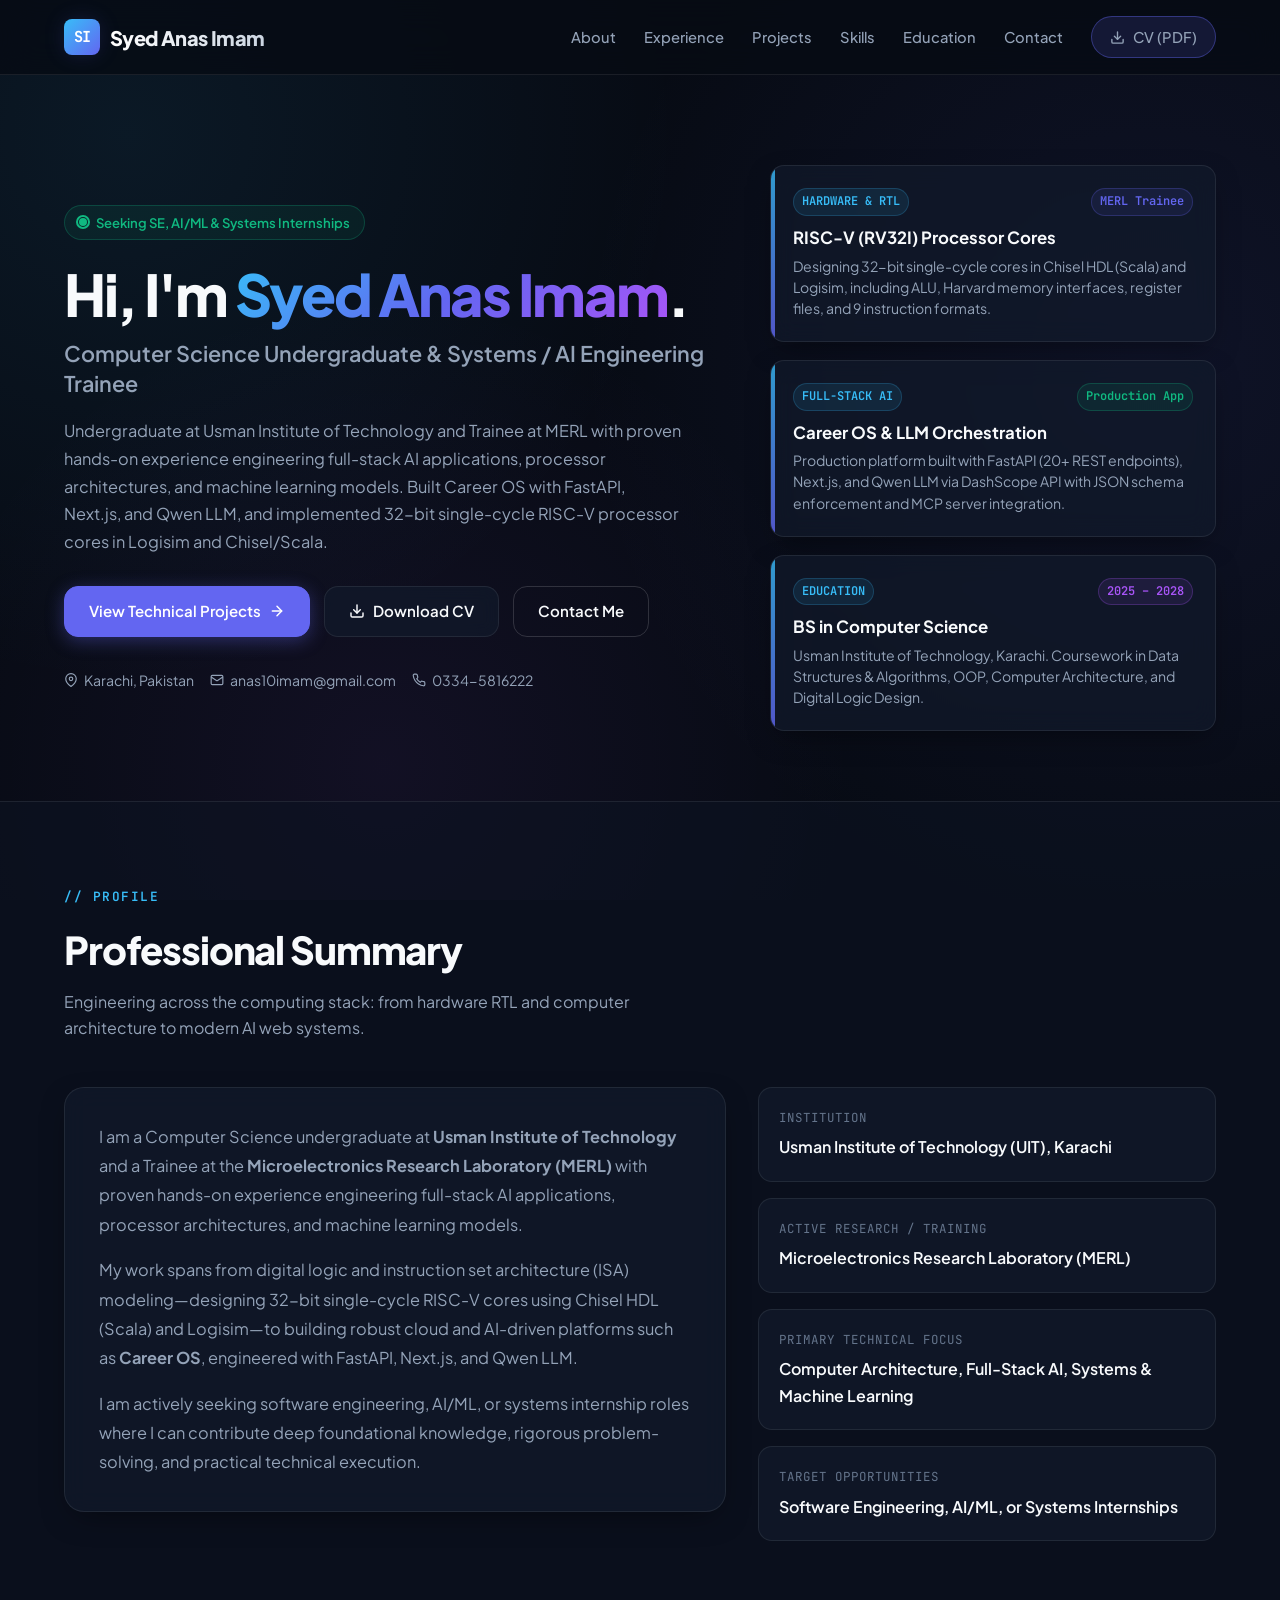
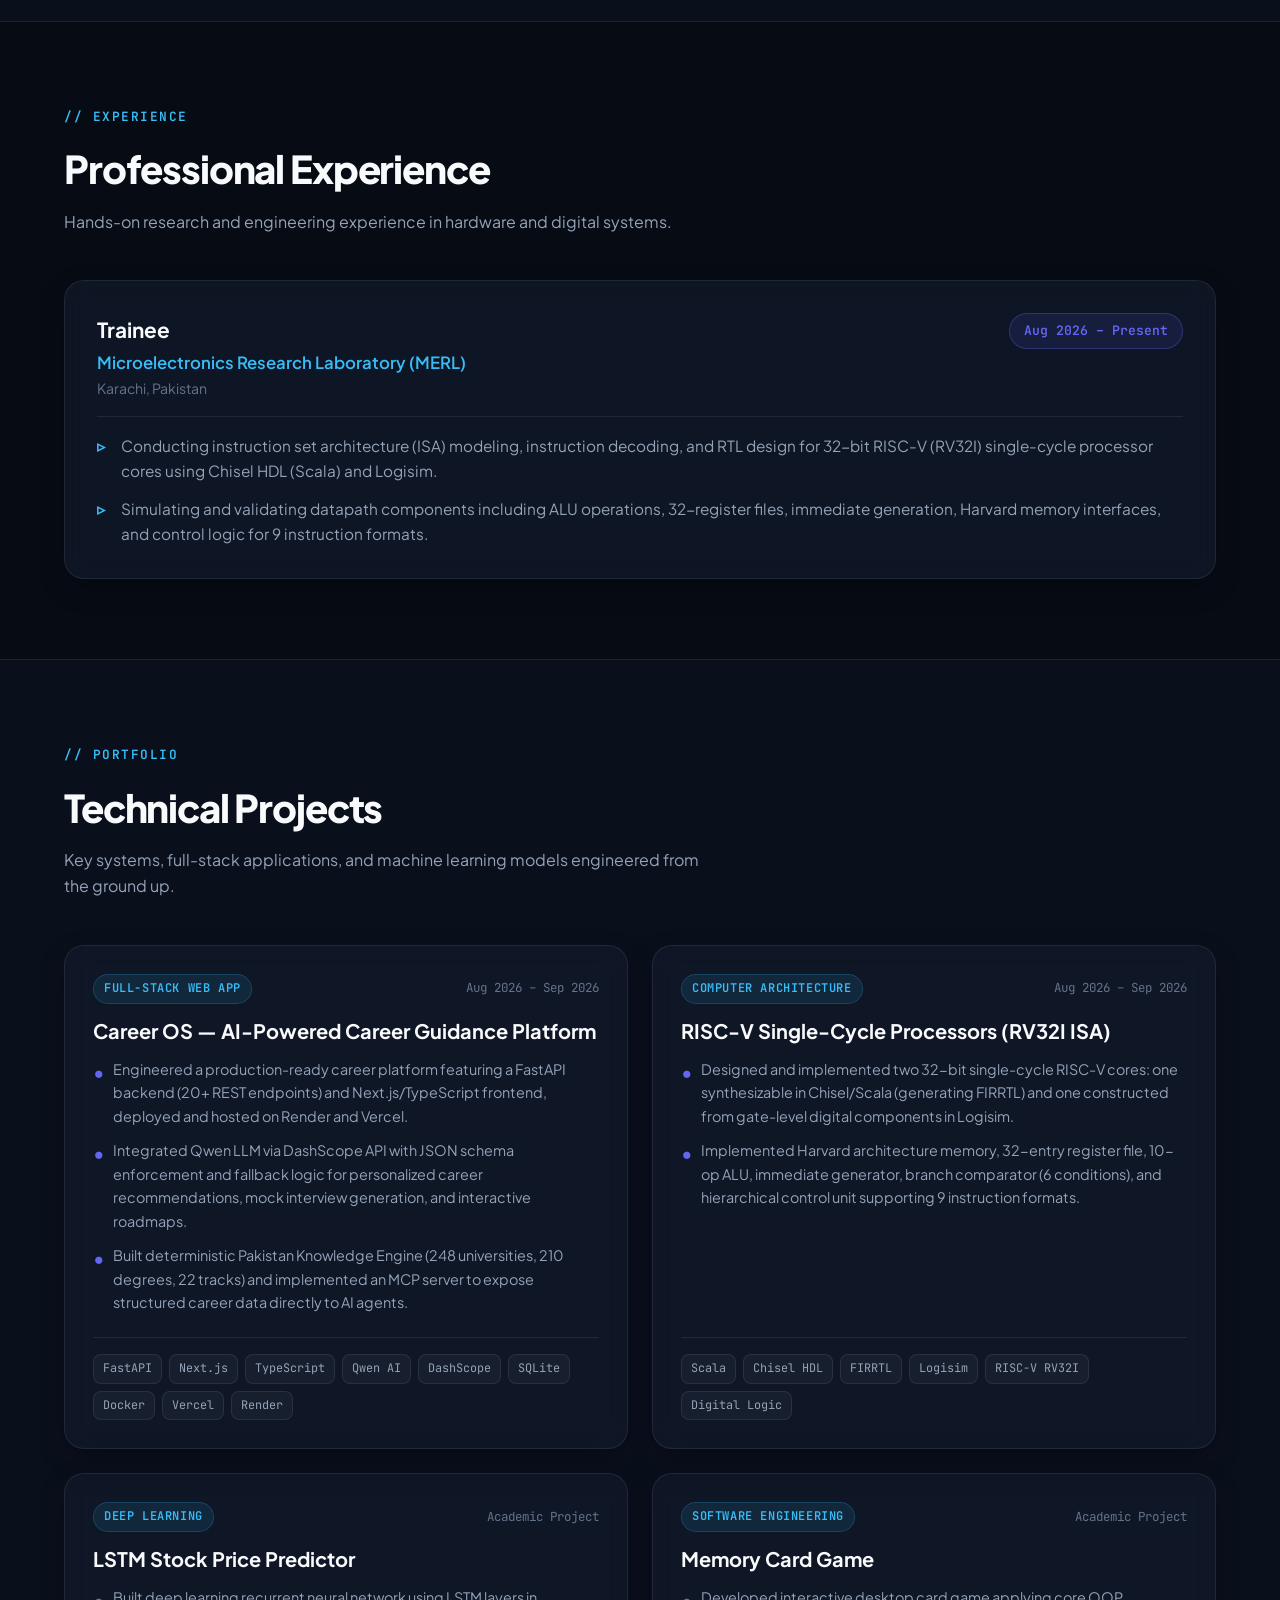
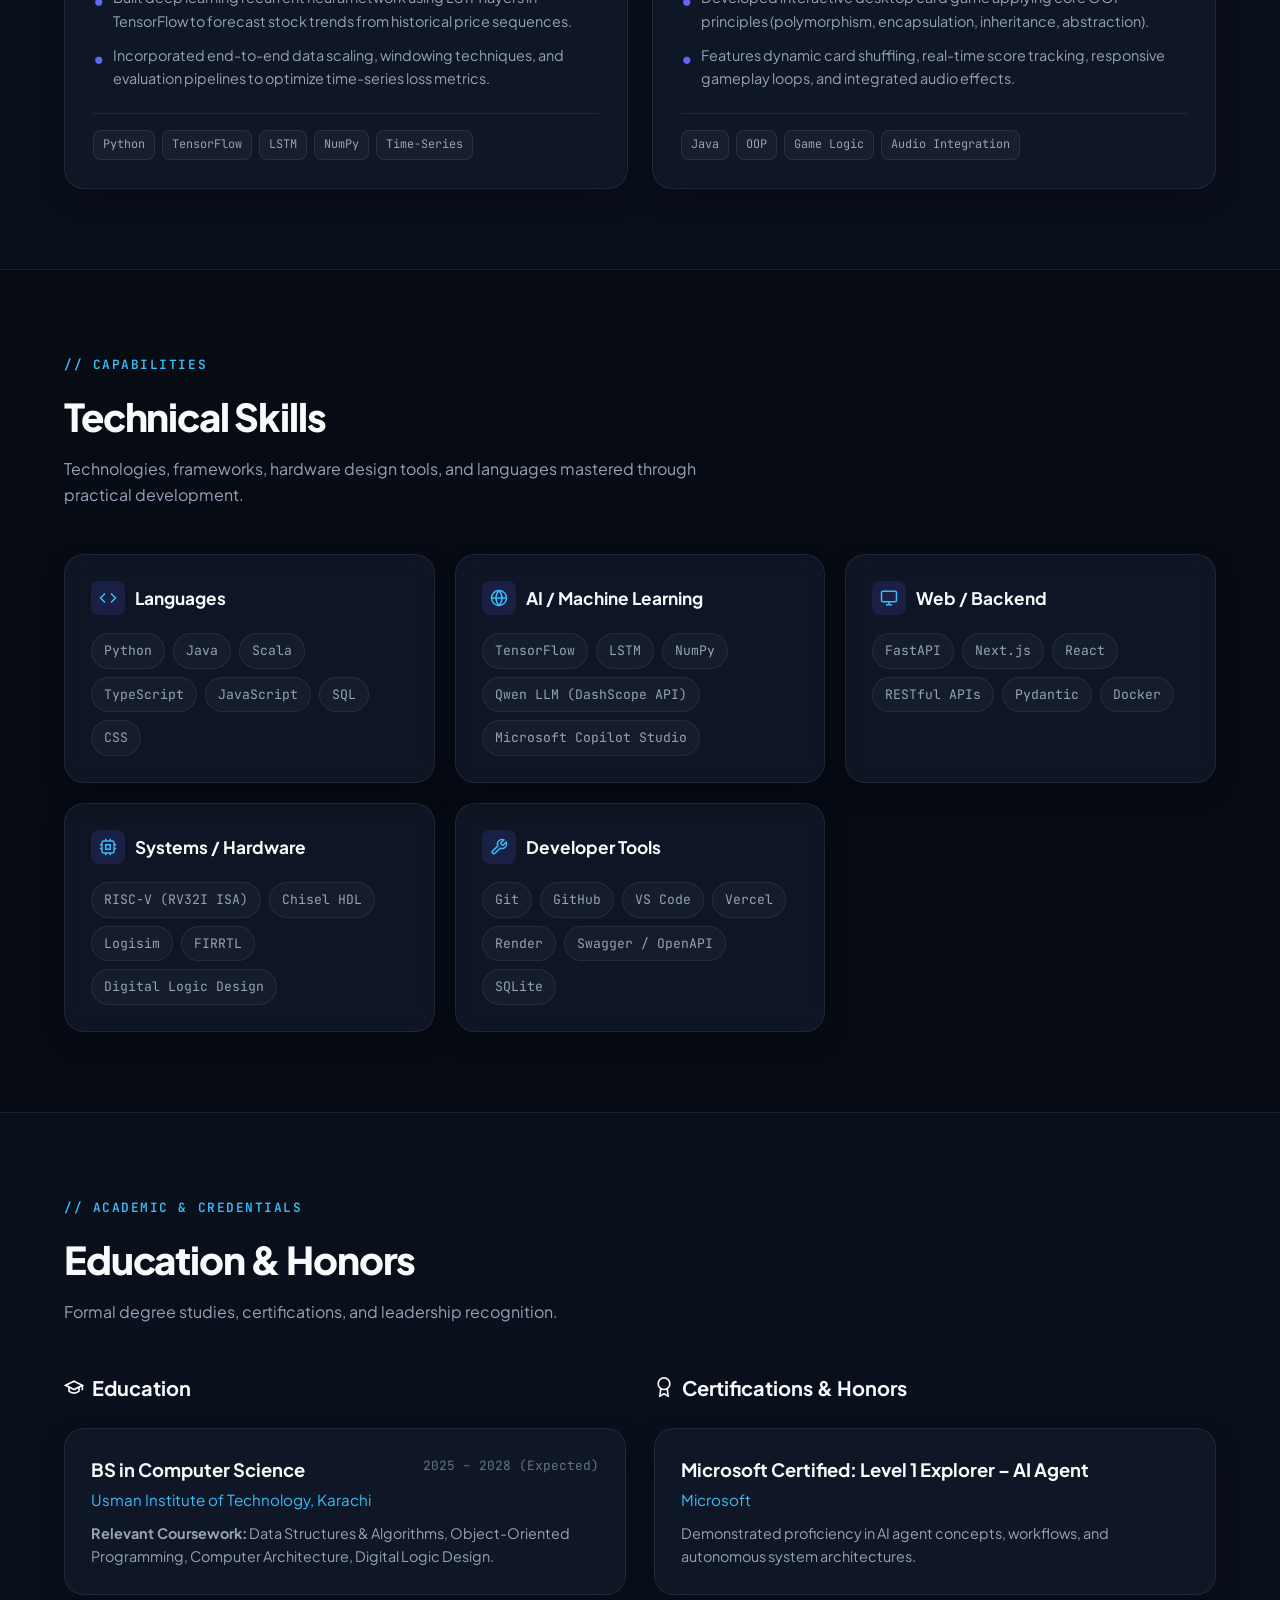
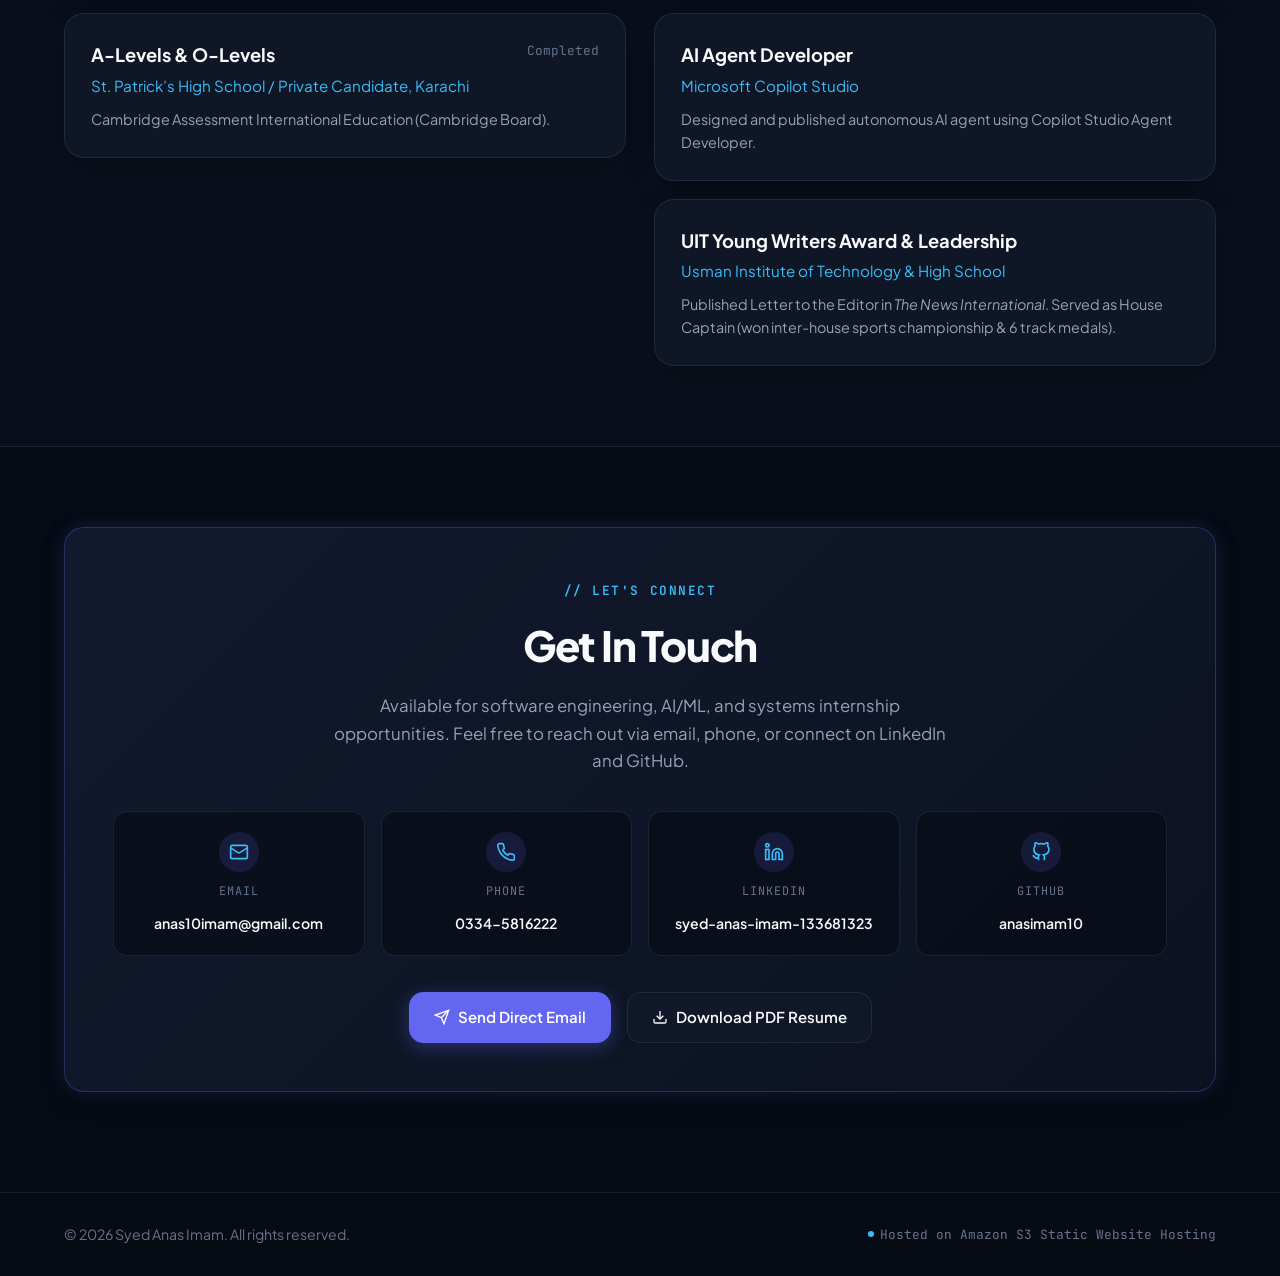
<file: index.html>
<!DOCTYPE html>
<html lang="en">
<head>
  <meta charset="UTF-8" />
  <meta name="viewport" content="width=device-width, initial-scale=1.0" />
  <meta name="description" content="Portfolio of Syed Anas Imam - Computer Science Undergraduate, Systems & AI Engineering Trainee." />
  <title>Syed Anas Imam | CS Undergraduate & Systems/AI Trainee</title>
  <link rel="stylesheet" href="style.css" />
</head>
<body>

  <!-- NAVIGATION HEADER -->
  <header class="site-header">
    <div class="container nav-container">
      <a class="brand" href="#home" id="brand-link">
        <span class="brand-badge">SI</span>
        <span class="brand-name">Syed Anas Imam</span>
      </a>

      <button class="mobile-toggle" id="mobile-toggle" aria-label="Toggle Navigation Menu">
        <svg width="22" height="22" viewBox="0 0 24 24" fill="none" stroke="currentColor" stroke-width="2" stroke-linecap="round" stroke-linejoin="round">
          <line x1="3" y1="12" x2="21" y2="12"></line>
          <line x1="3" y1="6" x2="21" y2="6"></line>
          <line x1="3" y1="18" x2="21" y2="18"></line>
        </svg>
      </button>

      <nav class="nav-links" id="nav-links" aria-label="Main Navigation">
        <a href="#about">About</a>
        <a href="#experience">Experience</a>
        <a href="#projects">Projects</a>
        <a href="#skills">Skills</a>
        <a href="#education">Education</a>
        <a href="#contact">Contact</a>
        <a class="nav-cta-btn" href="assets/Syed_Anas_Imam_CV.pdf" target="_blank" download="Syed_Anas_Imam_CV.pdf">
          <svg width="15" height="15" viewBox="0 0 24 24" fill="none" stroke="currentColor" stroke-width="2.2" stroke-linecap="round" stroke-linejoin="round">
            <path d="M21 15v4a2 2 0 0 1-2 2H5a2 2 0 0 1-2-2v-4"></path>
            <polyline points="7 10 12 15 17 10"></polyline>
            <line x1="12" y1="15" x2="12" y2="3"></line>
          </svg>
          CV (PDF)
        </a>
      </nav>
    </div>
  </header>

  <!-- MAIN CONTENT -->
  <main id="home">

    <!-- HERO SECTION -->
    <section class="hero-section">
      <div class="container hero-grid">
        <div>
          <div class="status-pill">
            <span class="pulse-dot"></span>
            Seeking SE, AI/ML & Systems Internships
          </div>
          <h1 class="hero-title">
            Hi, I'm <span class="gradient-text">Syed Anas Imam</span>.
          </h1>
          <p class="hero-subtitle">
            Computer Science Undergraduate &amp; Systems / AI Engineering Trainee
          </p>
          <p class="hero-bio">
            Undergraduate at Usman Institute of Technology and Trainee at MERL with proven hands-on experience engineering full-stack AI applications, processor architectures, and machine learning models. Built Career OS with FastAPI, Next.js, and Qwen LLM, and implemented 32-bit single-cycle RISC-V processor cores in Logisim and Chisel/Scala.
          </p>
          <div class="hero-actions">
            <a class="btn btn-primary" href="#projects">
              View Technical Projects
              <svg width="16" height="16" viewBox="0 0 24 24" fill="none" stroke="currentColor" stroke-width="2.2" stroke-linecap="round" stroke-linejoin="round">
                <line x1="5" y1="12" x2="19" y2="12"></line>
                <polyline points="12 5 19 12 12 19"></polyline>
              </svg>
            </a>
            <a class="btn btn-secondary" href="assets/Syed_Anas_Imam_CV.pdf" target="_blank" download="Syed_Anas_Imam_CV.pdf">
              <svg width="16" height="16" viewBox="0 0 24 24" fill="none" stroke="currentColor" stroke-width="2.2" stroke-linecap="round" stroke-linejoin="round">
                <path d="M21 15v4a2 2 0 0 1-2 2H5a2 2 0 0 1-2-2v-4"></path>
                <polyline points="7 10 12 15 17 10"></polyline>
                <line x1="12" y1="15" x2="12" y2="3"></line>
              </svg>
              Download CV
            </a>
            <a class="btn btn-outline" href="#contact">Contact Me</a>
          </div>
          <div class="hero-contact-strip">
            <span class="hero-contact-item">
              <svg width="14" height="14" viewBox="0 0 24 24" fill="none" stroke="currentColor" stroke-width="2"><path d="M21 10c0 7-9 13-9 13s-9-6-9-13a9 9 0 0 1 18 0z"></path><circle cx="12" cy="10" r="3"></circle></svg>
              Karachi, Pakistan
            </span>
            <span class="hero-contact-item">
              <svg width="14" height="14" viewBox="0 0 24 24" fill="none" stroke="currentColor" stroke-width="2"><rect x="2" y="4" width="20" height="16" rx="2"></rect><path d="m22 7-8.97 5.7a1.94 1.94 0 0 1-2.06 0L2 7"></path></svg>
              <a href="mailto:anas10imam@gmail.com">anas10imam@gmail.com</a>
            </span>
            <span class="hero-contact-item">
              <svg width="14" height="14" viewBox="0 0 24 24" fill="none" stroke="currentColor" stroke-width="2"><path d="M22 16.92v3a2 2 0 0 1-2.18 2 19.79 19.79 0 0 1-8.63-3.07 19.5 19.5 0 0 1-6-6 19.79 19.79 0 0 1-3.07-8.67A2 2 0 0 1 4.11 2h3a2 2 0 0 1 2 1.72 12.84 12.84 0 0 0 .7 2.81 2 2 0 0 1-.45 2.11L8.09 9.91a16 16 0 0 0 6 6l1.27-1.27a2 2 0 0 1 2.11-.45 12.84 12.84 0 0 0 2.81.7A2 2 0 0 1 22 16.92z"></path></svg>
              0334-5816222
            </span>
          </div>
        </div>

        <!-- HERO HIGHLIGHT CARDS -->
        <div class="hero-cards-stack">
          <div class="hero-feature-card">
            <div class="feature-card-header">
              <span class="feature-tag">HARDWARE &amp; RTL</span>
              <span class="feature-tag" style="background:rgba(99,102,241,0.1); color:var(--accent-indigo); border-color:rgba(99,102,241,0.25);">MERL Trainee</span>
            </div>
            <div class="feature-card-title">RISC-V (RV32I) Processor Cores</div>
            <p class="feature-card-desc">
              Designing 32-bit single-cycle cores in Chisel HDL (Scala) and Logisim, including ALU, Harvard memory interfaces, register files, and 9 instruction formats.
            </p>
          </div>

          <div class="hero-feature-card">
            <div class="feature-card-header">
              <span class="feature-tag">FULL-STACK AI</span>
              <span class="feature-tag" style="background:rgba(16,185,129,0.1); color:var(--accent-emerald); border-color:rgba(16,185,129,0.25);">Production App</span>
            </div>
            <div class="feature-card-title">Career OS &amp; LLM Orchestration</div>
            <p class="feature-card-desc">
              Production platform built with FastAPI (20+ REST endpoints), Next.js, and Qwen LLM via DashScope API with JSON schema enforcement and MCP server integration.
            </p>
          </div>

          <div class="hero-feature-card">
            <div class="feature-card-header">
              <span class="feature-tag">EDUCATION</span>
              <span class="feature-tag" style="background:rgba(168,85,247,0.1); color:var(--accent-purple); border-color:rgba(168,85,247,0.25);">2025 – 2028</span>
            </div>
            <div class="feature-card-title">BS in Computer Science</div>
            <p class="feature-card-desc">
              Usman Institute of Technology, Karachi. Coursework in Data Structures &amp; Algorithms, OOP, Computer Architecture, and Digital Logic Design.
            </p>
          </div>
        </div>
      </div>
    </section>

    <!-- ABOUT SECTION -->
    <section id="about" class="section section-alt">
      <div class="container">
        <div class="section-header">
          <span class="section-eyebrow">// Profile</span>
          <h2 class="section-title">Professional Summary</h2>
          <p class="section-desc">Engineering across the computing stack: from hardware RTL and computer architecture to modern AI web systems.</p>
        </div>

        <div class="about-grid">
          <div class="about-card">
            <p>
              I am a Computer Science undergraduate at <strong>Usman Institute of Technology</strong> and a Trainee at the <strong>Microelectronics Research Laboratory (MERL)</strong> with proven hands-on experience engineering full-stack AI applications, processor architectures, and machine learning models.
            </p>
            <p>
              My work spans from digital logic and instruction set architecture (ISA) modeling—designing 32-bit single-cycle RISC-V cores using Chisel HDL (Scala) and Logisim—to building robust cloud and AI-driven platforms such as <strong>Career OS</strong>, engineered with FastAPI, Next.js, and Qwen LLM.
            </p>
            <p>
              I am actively seeking software engineering, AI/ML, or systems internship roles where I can contribute deep foundational knowledge, rigorous problem-solving, and practical technical execution.
            </p>
          </div>

          <div class="about-side-stack">
            <div class="quick-fact-card">
              <div class="quick-fact-label">Institution</div>
              <div class="quick-fact-value">Usman Institute of Technology (UIT), Karachi</div>
            </div>
            <div class="quick-fact-card">
              <div class="quick-fact-label">Active Research / Training</div>
              <div class="quick-fact-value">Microelectronics Research Laboratory (MERL)</div>
            </div>
            <div class="quick-fact-card">
              <div class="quick-fact-label">Primary Technical Focus</div>
              <div class="quick-fact-value">Computer Architecture, Full-Stack AI, Systems &amp; Machine Learning</div>
            </div>
            <div class="quick-fact-card">
              <div class="quick-fact-label">Target Opportunities</div>
              <div class="quick-fact-value">Software Engineering, AI/ML, or Systems Internships</div>
            </div>
          </div>
        </div>
      </div>
    </section>

    <!-- PROFESSIONAL EXPERIENCE SECTION -->
    <section id="experience" class="section">
      <div class="container">
        <div class="section-header">
          <span class="section-eyebrow">// Experience</span>
          <h2 class="section-title">Professional Experience</h2>
          <p class="section-desc">Hands-on research and engineering experience in hardware and digital systems.</p>
        </div>

        <div class="experience-timeline">
          <article class="timeline-card">
            <div class="timeline-header">
              <div>
                <h3 class="role-title">Trainee</h3>
                <div class="role-org">Microelectronics Research Laboratory (MERL)</div>
                <div class="role-location">Karachi, Pakistan</div>
              </div>
              <div class="role-badge">Aug 2026 – Present</div>
            </div>
            <ul class="bullet-list">
              <li class="bullet-item">
                Conducting instruction set architecture (ISA) modeling, instruction decoding, and RTL design for 32-bit RISC-V (RV32I) single-cycle processor cores using Chisel HDL (Scala) and Logisim.
              </li>
              <li class="bullet-item">
                Simulating and validating datapath components including ALU operations, 32-register files, immediate generation, Harvard memory interfaces, and control logic for 9 instruction formats.
              </li>
            </ul>
          </article>
        </div>
      </div>
    </section>

    <!-- TECHNICAL PROJECTS SECTION -->
    <section id="projects" class="section section-alt">
      <div class="container">
        <div class="section-header">
          <span class="section-eyebrow">// Portfolio</span>
          <h2 class="section-title">Technical Projects</h2>
          <p class="section-desc">Key systems, full-stack applications, and machine learning models engineered from the ground up.</p>
        </div>

        <div class="project-grid">

          <!-- Project 1: Career OS -->
          <article class="project-card">
            <div>
              <div class="project-top">
                <span class="project-category">Full-Stack Web App</span>
                <span class="project-period">Aug 2026 – Sep 2026</span>
              </div>
              <h3 class="project-title">Career OS — AI-Powered Career Guidance Platform</h3>
              <ul class="project-bullets">
                <li class="bullet-item">
                  Engineered a production-ready career platform featuring a FastAPI backend (20+ REST endpoints) and Next.js/TypeScript frontend, deployed and hosted on Render and Vercel.
                </li>
                <li class="bullet-item">
                  Integrated Qwen LLM via DashScope API with JSON schema enforcement and fallback logic for personalized career recommendations, mock interview generation, and interactive roadmaps.
                </li>
                <li class="bullet-item">
                  Built deterministic Pakistan Knowledge Engine (248 universities, 210 degrees, 22 tracks) and implemented an MCP server to expose structured career data directly to AI agents.
                </li>
              </ul>
            </div>
            <div class="project-tech-tags">
              <span class="tech-tag">FastAPI</span>
              <span class="tech-tag">Next.js</span>
              <span class="tech-tag">TypeScript</span>
              <span class="tech-tag">Qwen AI</span>
              <span class="tech-tag">DashScope</span>
              <span class="tech-tag">SQLite</span>
              <span class="tech-tag">Docker</span>
              <span class="tech-tag">Vercel</span>
              <span class="tech-tag">Render</span>
            </div>
          </article>

          <!-- Project 2: RISC-V Processors -->
          <article class="project-card">
            <div>
              <div class="project-top">
                <span class="project-category">Computer Architecture</span>
                <span class="project-period">Aug 2026 – Sep 2026</span>
              </div>
              <h3 class="project-title">RISC-V Single-Cycle Processors (RV32I ISA)</h3>
              <ul class="project-bullets">
                <li class="bullet-item">
                  Designed and implemented two 32-bit single-cycle RISC-V cores: one synthesizable in Chisel/Scala (generating FIRRTL) and one constructed from gate-level digital components in Logisim.
                </li>
                <li class="bullet-item">
                  Implemented Harvard architecture memory, 32-entry register file, 10-op ALU, immediate generator, branch comparator (6 conditions), and hierarchical control unit supporting 9 instruction formats.
                </li>
              </ul>
            </div>
            <div class="project-tech-tags">
              <span class="tech-tag">Scala</span>
              <span class="tech-tag">Chisel HDL</span>
              <span class="tech-tag">FIRRTL</span>
              <span class="tech-tag">Logisim</span>
              <span class="tech-tag">RISC-V RV32I</span>
              <span class="tech-tag">Digital Logic</span>
            </div>
          </article>

          <!-- Project 3: LSTM Stock Predictor -->
          <article class="project-card">
            <div>
              <div class="project-top">
                <span class="project-category">Deep Learning</span>
                <span class="project-period">Academic Project</span>
              </div>
              <h3 class="project-title">LSTM Stock Price Predictor</h3>
              <ul class="project-bullets">
                <li class="bullet-item">
                  Built deep learning recurrent neural network using LSTM layers in TensorFlow to forecast stock trends from historical price sequences.
                </li>
                <li class="bullet-item">
                  Incorporated end-to-end data scaling, windowing techniques, and evaluation pipelines to optimize time-series loss metrics.
                </li>
              </ul>
            </div>
            <div class="project-tech-tags">
              <span class="tech-tag">Python</span>
              <span class="tech-tag">TensorFlow</span>
              <span class="tech-tag">LSTM</span>
              <span class="tech-tag">NumPy</span>
              <span class="tech-tag">Time-Series</span>
            </div>
          </article>

          <!-- Project 4: Memory Card Game -->
          <article class="project-card">
            <div>
              <div class="project-top">
                <span class="project-category">Software Engineering</span>
                <span class="project-period">Academic Project</span>
              </div>
              <h3 class="project-title">Memory Card Game</h3>
              <ul class="project-bullets">
                <li class="bullet-item">
                  Developed interactive desktop card game applying core OOP principles (polymorphism, encapsulation, inheritance, abstraction).
                </li>
                <li class="bullet-item">
                  Features dynamic card shuffling, real-time score tracking, responsive gameplay loops, and integrated audio effects.
                </li>
              </ul>
            </div>
            <div class="project-tech-tags">
              <span class="tech-tag">Java</span>
              <span class="tech-tag">OOP</span>
              <span class="tech-tag">Game Logic</span>
              <span class="tech-tag">Audio Integration</span>
            </div>
          </article>

        </div>
      </div>
    </section>

    <!-- TECHNICAL SKILLS SECTION -->
    <section id="skills" class="section">
      <div class="container">
        <div class="section-header">
          <span class="section-eyebrow">// Capabilities</span>
          <h2 class="section-title">Technical Skills</h2>
          <p class="section-desc">Technologies, frameworks, hardware design tools, and languages mastered through practical development.</p>
        </div>

        <div class="skills-grid">

          <!-- Languages -->
          <div class="skill-category-card">
            <div class="skill-header">
              <span class="skill-icon">
                <svg width="18" height="18" viewBox="0 0 24 24" fill="none" stroke="currentColor" stroke-width="2"><polyline points="16 18 22 12 16 6"></polyline><polyline points="8 6 2 12 8 18"></polyline></svg>
              </span>
              <h3 class="skill-title">Languages</h3>
            </div>
            <div class="skill-pill-list">
              <span class="skill-pill">Python</span>
              <span class="skill-pill">Java</span>
              <span class="skill-pill">Scala</span>
              <span class="skill-pill">TypeScript</span>
              <span class="skill-pill">JavaScript</span>
              <span class="skill-pill">SQL</span>
              <span class="skill-pill">CSS</span>
            </div>
          </div>

          <!-- AI / ML -->
          <div class="skill-category-card">
            <div class="skill-header">
              <span class="skill-icon">
                <svg width="18" height="18" viewBox="0 0 24 24" fill="none" stroke="currentColor" stroke-width="2"><circle cx="12" cy="12" r="10"></circle><path d="M12 2a14.5 14.5 0 0 0 0 20 14.5 14.5 0 0 0 0-20"></path><path d="M2 12h20"></path></svg>
              </span>
              <h3 class="skill-title">AI / Machine Learning</h3>
            </div>
            <div class="skill-pill-list">
              <span class="skill-pill">TensorFlow</span>
              <span class="skill-pill">LSTM</span>
              <span class="skill-pill">NumPy</span>
              <span class="skill-pill">Qwen LLM (DashScope API)</span>
              <span class="skill-pill">Microsoft Copilot Studio</span>
            </div>
          </div>

          <!-- Web / Backend -->
          <div class="skill-category-card">
            <div class="skill-header">
              <span class="skill-icon">
                <svg width="18" height="18" viewBox="0 0 24 24" fill="none" stroke="currentColor" stroke-width="2"><rect x="2" y="3" width="20" height="14" rx="2"></rect><line x1="8" y1="21" x2="16" y2="21"></line><line x1="12" y1="17" x2="12" y2="21"></line></svg>
              </span>
              <h3 class="skill-title">Web / Backend</h3>
            </div>
            <div class="skill-pill-list">
              <span class="skill-pill">FastAPI</span>
              <span class="skill-pill">Next.js</span>
              <span class="skill-pill">React</span>
              <span class="skill-pill">RESTful APIs</span>
              <span class="skill-pill">Pydantic</span>
              <span class="skill-pill">Docker</span>
            </div>
          </div>

          <!-- Systems / Hardware -->
          <div class="skill-category-card">
            <div class="skill-header">
              <span class="skill-icon">
                <svg width="18" height="18" viewBox="0 0 24 24" fill="none" stroke="currentColor" stroke-width="2"><rect x="4" y="4" width="16" height="16" rx="2"></rect><rect x="9" y="9" width="6" height="6"></rect><line x1="9" y1="1" x2="9" y2="4"></line><line x1="15" y1="1" x2="15" y2="4"></line><line x1="9" y1="20" x2="9" y2="23"></line><line x1="15" y1="20" x2="15" y2="23"></line><line x1="20" y1="9" x2="23" y2="9"></line><line x1="20" y1="14" x2="23" y2="14"></line><line x1="1" y1="9" x2="4" y2="9"></line><line x1="1" y1="14" x2="4" y2="14"></line></svg>
              </span>
              <h3 class="skill-title">Systems / Hardware</h3>
            </div>
            <div class="skill-pill-list">
              <span class="skill-pill">RISC-V (RV32I ISA)</span>
              <span class="skill-pill">Chisel HDL</span>
              <span class="skill-pill">Logisim</span>
              <span class="skill-pill">FIRRTL</span>
              <span class="skill-pill">Digital Logic Design</span>
            </div>
          </div>

          <!-- Developer Tools -->
          <div class="skill-category-card">
            <div class="skill-header">
              <span class="skill-icon">
                <svg width="18" height="18" viewBox="0 0 24 24" fill="none" stroke="currentColor" stroke-width="2"><path d="M14.7 6.3a1 1 0 0 0 0 1.4l1.6 1.6a1 1 0 0 0 1.4 0l3.77-3.77a6 6 0 0 1-7.94 7.94l-6.91 6.91a2.12 2.12 0 0 1-3-3l6.91-6.91a6 6 0 0 1 7.94-7.94l-3.76 3.76z"></path></svg>
              </span>
              <h3 class="skill-title">Developer Tools</h3>
            </div>
            <div class="skill-pill-list">
              <span class="skill-pill">Git</span>
              <span class="skill-pill">GitHub</span>
              <span class="skill-pill">VS Code</span>
              <span class="skill-pill">Vercel</span>
              <span class="skill-pill">Render</span>
              <span class="skill-pill">Swagger / OpenAPI</span>
              <span class="skill-pill">SQLite</span>
            </div>
          </div>

        </div>
      </div>
    </section>

    <!-- EDUCATION & CERTIFICATIONS DUAL SECTION -->
    <section id="education" class="section section-alt">
      <div class="container">
        <div class="section-header">
          <span class="section-eyebrow">// Academic &amp; Credentials</span>
          <h2 class="section-title">Education &amp; Honors</h2>
          <p class="section-desc">Formal degree studies, certifications, and leadership recognition.</p>
        </div>

        <div class="dual-grid">

          <!-- Education Column -->
          <div class="info-column">
            <h3 style="font-size: 1.25rem; font-weight: 700; margin-bottom: 6px; color: var(--text-main); display: flex; align-items: center; gap: 8px;">
              <svg width="20" height="20" viewBox="0 0 24 24" fill="none" stroke="currentColor" stroke-width="2"><path d="M22 10v6M2 10l10-5 10 5-10 5z"></path><path d="M6 12v5c3 3 9 3 12 0v-5"></path></svg>
              Education
            </h3>

            <div class="info-card">
              <div class="info-card-header">
                <div>
                  <div class="info-primary">BS in Computer Science</div>
                  <div class="info-institution">Usman Institute of Technology, Karachi</div>
                </div>
                <div class="info-date">2025 – 2028 (Expected)</div>
              </div>
              <p class="info-detail">
                <strong>Relevant Coursework:</strong> Data Structures &amp; Algorithms, Object-Oriented Programming, Computer Architecture, Digital Logic Design.
              </p>
            </div>

            <div class="info-card">
              <div class="info-card-header">
                <div>
                  <div class="info-primary">A-Levels &amp; O-Levels</div>
                  <div class="info-institution">St. Patrick’s High School / Private Candidate, Karachi</div>
                </div>
                <div class="info-date">Completed</div>
              </div>
              <p class="info-detail">
                Cambridge Assessment International Education (Cambridge Board).
              </p>
            </div>
          </div>

          <!-- Certifications & Honors Column -->
          <div class="info-column">
            <h3 style="font-size: 1.25rem; font-weight: 700; margin-bottom: 6px; color: var(--text-main); display: flex; align-items: center; gap: 8px;">
              <svg width="20" height="20" viewBox="0 0 24 24" fill="none" stroke="currentColor" stroke-width="2"><circle cx="12" cy="8" r="7"></circle><polyline points="8.21 13.89 7 23 12 20 17 23 15.79 13.88"></polyline></svg>
              Certifications &amp; Honors
            </h3>

            <div class="info-card">
              <div class="info-card-header">
                <div>
                  <div class="info-primary">Microsoft Certified: Level 1 Explorer – AI Agent</div>
                  <div class="info-institution">Microsoft</div>
                </div>
              </div>
              <p class="info-detail">
                Demonstrated proficiency in AI agent concepts, workflows, and autonomous system architectures.
              </p>
            </div>

            <div class="info-card">
              <div class="info-card-header">
                <div>
                  <div class="info-primary">AI Agent Developer</div>
                  <div class="info-institution">Microsoft Copilot Studio</div>
                </div>
              </div>
              <p class="info-detail">
                Designed and published autonomous AI agent using Copilot Studio Agent Developer.
              </p>
            </div>

            <div class="info-card">
              <div class="info-card-header">
                <div>
                  <div class="info-primary">UIT Young Writers Award &amp; Leadership</div>
                  <div class="info-institution">Usman Institute of Technology &amp; High School</div>
                </div>
              </div>
              <p class="info-detail">
                Published Letter to the Editor in <em>The News International</em>. Served as House Captain (won inter-house sports championship &amp; 6 track medals).
              </p>
            </div>

          </div>

        </div>
      </div>
    </section>

    <!-- CONTACT SECTION -->
    <section id="contact" class="contact-section">
      <div class="container">
        <div class="contact-card-main">
          <span class="section-eyebrow" style="color: var(--accent-cyan);">// Let's Connect</span>
          <h2 class="contact-headline">Get In Touch</h2>
          <p class="contact-subtext">
            Available for software engineering, AI/ML, and systems internship opportunities. Feel free to reach out via email, phone, or connect on LinkedIn and GitHub.
          </p>

          <div class="contact-items-grid">

            <!-- Email -->
            <a href="mailto:anas10imam@gmail.com" class="contact-tile" id="contact-email">
              <div class="contact-tile-icon">
                <svg width="20" height="20" viewBox="0 0 24 24" fill="none" stroke="currentColor" stroke-width="2"><rect x="2" y="4" width="20" height="16" rx="2"></rect><path d="m22 7-8.97 5.7a1.94 1.94 0 0 1-2.06 0L2 7"></path></svg>
              </div>
              <div class="contact-tile-label">Email</div>
              <div class="contact-tile-value">anas10imam@gmail.com</div>
            </a>

            <!-- Phone -->
            <a href="tel:03345816222" class="contact-tile" id="contact-phone">
              <div class="contact-tile-icon">
                <svg width="20" height="20" viewBox="0 0 24 24" fill="none" stroke="currentColor" stroke-width="2"><path d="M22 16.92v3a2 2 0 0 1-2.18 2 19.79 19.79 0 0 1-8.63-3.07 19.5 19.5 0 0 1-6-6 19.79 19.79 0 0 1-3.07-8.67A2 2 0 0 1 4.11 2h3a2 2 0 0 1 2 1.72 12.84 12.84 0 0 0 .7 2.81 2 2 0 0 1-.45 2.11L8.09 9.91a16 16 0 0 0 6 6l1.27-1.27a2 2 0 0 1 2.11-.45 12.84 12.84 0 0 0 2.81.7A2 2 0 0 1 22 16.92z"></path></svg>
              </div>
              <div class="contact-tile-label">Phone</div>
              <div class="contact-tile-value">0334-5816222</div>
            </a>

            <!-- LinkedIn -->
            <a href="https://linkedin.com/in/syed-anas-imam-133681323" target="_blank" rel="noopener noreferrer" class="contact-tile" id="contact-linkedin">
              <div class="contact-tile-icon">
                <svg width="20" height="20" viewBox="0 0 24 24" fill="none" stroke="currentColor" stroke-width="2"><path d="M16 8a6 6 0 0 1 6 6v7h-4v-7a2 2 0 0 0-2-2 2 2 0 0 0-2 2v7h-4v-7a6 6 0 0 1 6-6z"></path><rect x="2" y="9" width="4" height="12"></rect><circle cx="4" cy="4" r="2"></circle></svg>
              </div>
              <div class="contact-tile-label">LinkedIn</div>
              <div class="contact-tile-value">syed-anas-imam-133681323</div>
            </a>

            <!-- GitHub -->
            <a href="https://github.com/anasimam10" target="_blank" rel="noopener noreferrer" class="contact-tile" id="contact-github">
              <div class="contact-tile-icon">
                <svg width="20" height="20" viewBox="0 0 24 24" fill="none" stroke="currentColor" stroke-width="2"><path d="M9 19c-5 1.5-5-2.5-7-3m14 6v-3.87a3.37 3.37 0 0 0-.94-2.61c3.14-.35 6.44-1.54 6.44-7A5.44 5.44 0 0 0 20 4.77 5.07 5.07 0 0 0 19.91 1S18.73.65 16 2.48a13.38 13.38 0 0 0-7 0C6.27.65 5.09 1 5.09 1A5.07 5.07 0 0 0 5 4.77a5.44 5.44 0 0 0-1.5 3.78c0 5.42 3.3 6.61 6.44 7A3.37 3.37 0 0 0 9 18.13V22"></path></svg>
              </div>
              <div class="contact-tile-label">GitHub</div>
              <div class="contact-tile-value">anasimam10</div>
            </a>

          </div>

          <div class="contact-actions-footer">
            <a class="btn btn-primary" href="mailto:anas10imam@gmail.com">
              <svg width="16" height="16" viewBox="0 0 24 24" fill="none" stroke="currentColor" stroke-width="2"><path d="m22 2-7 20-4-9-9-4Z"></path><path d="M22 2 11 13"></path></svg>
              Send Direct Email
            </a>
            <a class="btn btn-secondary" href="assets/Syed_Anas_Imam_CV.pdf" target="_blank" download="Syed_Anas_Imam_CV.pdf">
              <svg width="16" height="16" viewBox="0 0 24 24" fill="none" stroke="currentColor" stroke-width="2"><path d="M21 15v4a2 2 0 0 1-2 2H5a2 2 0 0 1-2-2v-4"></path><polyline points="7 10 12 15 17 10"></polyline><line x1="12" y1="15" x2="12" y2="3"></line></svg>
              Download PDF Resume
            </a>
          </div>

        </div>
      </div>
    </section>

  </main>

  <!-- FOOTER -->
  <footer class="site-footer">
    <div class="container footer-content">
      <div>
        <span>&copy; 2026 Syed Anas Imam. All rights reserved.</span>
      </div>
      <div class="footer-note">
        <span class="cloud-dot"></span>
        Hosted on Amazon S3 Static Website Hosting
      </div>
    </div>
  </footer>

  <script>
    // Responsive Navigation Toggle
    const mobileToggle = document.getElementById('mobile-toggle');
    const navLinks = document.getElementById('nav-links');

    if (mobileToggle && navLinks) {
      mobileToggle.addEventListener('click', () => {
        navLinks.classList.toggle('active');
      });

      // Close mobile menu when clicking any nav link
      navLinks.querySelectorAll('a').forEach(link => {
        link.addEventListener('click', () => {
          navLinks.classList.remove('active');
        });
      });
    }
  </script>

</body>
</html>
</file>
<file: style.css>
@import url('https://fonts.googleapis.com/css2?family=JetBrains+Mono:wght@400;500;600&family=Plus+Jakarta+Sans:wght@300;400;500;600;700;800&display=swap');

:root {
  --bg-primary: #070b14;
  --bg-secondary: #0d1322;
  --bg-card: rgba(18, 26, 44, 0.7);
  --bg-card-hover: rgba(26, 38, 64, 0.85);
  --border-subtle: rgba(255, 255, 255, 0.08);
  --border-accent: rgba(99, 102, 241, 0.3);
  --border-glow: rgba(56, 189, 248, 0.35);

  --text-main: #f8fafc;
  --text-muted: #94a3b8;
  --text-dim: #64748b;

  --accent-cyan: #38bdf8;
  --accent-indigo: #6366f1;
  --accent-purple: #a855f7;
  --accent-emerald: #10b981;

  --gradient-brand: linear-gradient(135deg, #38bdf8 0%, #6366f1 50%, #a855f7 100%);
  --gradient-glow: radial-gradient(circle at 50% 0%, rgba(99, 102, 241, 0.15), transparent 70%);

  --font-sans: 'Plus Jakarta Sans', -apple-system, BlinkMacSystemFont, 'Segoe UI', Roboto, sans-serif;
  --font-mono: 'JetBrains Mono', SFMono-Regular, Menlo, Monaco, Consolas, monospace;

  --radius-sm: 8px;
  --radius-md: 14px;
  --radius-lg: 20px;
  --radius-pill: 9999px;

  --shadow-card: 0 10px 30px -10px rgba(0, 0, 0, 0.5);
  --shadow-glow: 0 0 25px -5px rgba(99, 102, 241, 0.3);
  --max-width: 1160px;
  --transition: all 0.25s cubic-bezier(0.16, 1, 0.3, 1);
}

*, *::before, *::after {
  box-sizing: border-box;
  margin: 0;
  padding: 0;
}

html {
  scroll-behavior: smooth;
  scroll-padding-top: 80px;
}

body {
  font-family: var(--font-sans);
  background-color: var(--bg-primary);
  color: var(--text-main);
  line-height: 1.65;
  background-image: 
    radial-gradient(circle at 10% 15%, rgba(56, 189, 248, 0.08), transparent 40%),
    radial-gradient(circle at 90% 40%, rgba(99, 102, 241, 0.09), transparent 45%),
    radial-gradient(circle at 30% 85%, rgba(168, 85, 247, 0.07), transparent 40%);
  background-attachment: fixed;
  overflow-x: hidden;
  -webkit-font-smoothing: antialiased;
}

a {
  color: inherit;
  text-decoration: none;
}

ul {
  list-style: none;
}

.container {
  width: min(90%, var(--max-width));
  margin: 0 auto;
}

/* NAVBAR */
.site-header {
  position: sticky;
  top: 0;
  z-index: 100;
  background: rgba(7, 11, 20, 0.82);
  backdrop-filter: blur(16px);
  -webkit-backdrop-filter: blur(16px);
  border-bottom: 1px solid var(--border-subtle);
  transition: var(--transition);
}

.nav-container {
  display: flex;
  align-items: center;
  justify-content: space-between;
  height: 74px;
}

.brand {
  display: flex;
  align-items: center;
  gap: 10px;
  font-size: 1.25rem;
  font-weight: 800;
  letter-spacing: -0.03em;
  color: var(--text-main);
}

.brand-badge {
  display: inline-flex;
  align-items: center;
  justify-content: center;
  width: 36px;
  height: 36px;
  background: linear-gradient(135deg, var(--accent-cyan), var(--accent-indigo));
  color: #fff;
  border-radius: var(--radius-sm);
  font-family: var(--font-mono);
  font-size: 0.95rem;
  font-weight: 700;
  box-shadow: var(--shadow-glow);
}

.brand-name {
  background: linear-gradient(to right, #ffffff, #cbd5e1);
  -webkit-background-clip: text;
  -webkit-text-fill-color: transparent;
}

.nav-links {
  display: flex;
  align-items: center;
  gap: 28px;
}

.nav-links a {
  font-size: 0.92rem;
  font-weight: 500;
  color: var(--text-muted);
  transition: var(--transition);
  position: relative;
}

.nav-links a:hover {
  color: var(--text-main);
}

.nav-cta-btn {
  display: inline-flex;
  align-items: center;
  gap: 8px;
  padding: 8px 18px;
  font-size: 0.88rem;
  font-weight: 600;
  color: #fff;
  background: rgba(99, 102, 241, 0.15);
  border: 1px solid rgba(99, 102, 241, 0.4);
  border-radius: var(--radius-pill);
  transition: var(--transition);
}

.nav-cta-btn:hover {
  background: var(--accent-indigo);
  border-color: var(--accent-indigo);
  transform: translateY(-1px);
  box-shadow: 0 4px 15px rgba(99, 102, 241, 0.4);
}

.mobile-toggle {
  display: none;
  background: none;
  border: 1px solid var(--border-subtle);
  color: var(--text-main);
  padding: 8px 12px;
  border-radius: var(--radius-sm);
  cursor: pointer;
}

/* HERO SECTION */
.hero-section {
  padding: 90px 0 70px;
  position: relative;
}

.hero-grid {
  display: grid;
  grid-template-columns: 1.25fr 0.85fr;
  align-items: center;
  gap: 50px;
}

.status-pill {
  display: inline-flex;
  align-items: center;
  gap: 9px;
  padding: 6px 14px;
  background: rgba(16, 185, 129, 0.08);
  border: 1px solid rgba(16, 185, 129, 0.25);
  border-radius: var(--radius-pill);
  font-size: 0.82rem;
  font-weight: 600;
  color: var(--accent-emerald);
  margin-bottom: 22px;
}

.pulse-dot {
  width: 8px;
  height: 8px;
  border-radius: 50%;
  background-color: var(--accent-emerald);
  position: relative;
}

.pulse-dot::after {
  content: '';
  position: absolute;
  top: -3px;
  left: -3px;
  width: 14px;
  height: 14px;
  border-radius: 50%;
  border: 2px solid var(--accent-emerald);
  animation: pulse-ring 1.8s infinite cubic-bezier(0.215, 0.61, 0.355, 1);
}

@keyframes pulse-ring {
  0% { transform: scale(0.6); opacity: 0.9; }
  100% { transform: scale(1.8); opacity: 0; }
}

.hero-title {
  font-size: clamp(2.4rem, 4.5vw, 3.8rem);
  font-weight: 800;
  line-height: 1.12;
  letter-spacing: -0.04em;
  margin-bottom: 12px;
}

.hero-title .gradient-text {
  background: var(--gradient-brand);
  -webkit-background-clip: text;
  -webkit-text-fill-color: transparent;
}

.hero-subtitle {
  font-size: clamp(1.1rem, 2vw, 1.35rem);
  font-weight: 600;
  color: var(--text-muted);
  line-height: 1.4;
  margin-bottom: 18px;
}

.hero-bio {
  font-size: 1.02rem;
  color: var(--text-muted);
  max-width: 620px;
  margin-bottom: 30px;
  line-height: 1.7;
}

.hero-actions {
  display: flex;
  flex-wrap: wrap;
  align-items: center;
  gap: 14px;
  margin-bottom: 32px;
}

.btn {
  display: inline-flex;
  align-items: center;
  justify-content: center;
  gap: 8px;
  padding: 12px 24px;
  border-radius: var(--radius-md);
  font-size: 0.94rem;
  font-weight: 600;
  cursor: pointer;
  transition: var(--transition);
  text-decoration: none;
}

.btn-primary {
  background: var(--accent-indigo);
  color: #fff;
  border: 1px solid var(--accent-indigo);
  box-shadow: 0 4px 18px rgba(99, 102, 241, 0.35);
}

.btn-primary:hover {
  background: #4f46e5;
  transform: translateY(-2px);
  box-shadow: 0 6px 22px rgba(99, 102, 241, 0.45);
}

.btn-secondary {
  background: var(--bg-card);
  color: var(--text-main);
  border: 1px solid var(--border-subtle);
  backdrop-filter: blur(8px);
}

.btn-secondary:hover {
  background: var(--bg-card-hover);
  border-color: var(--border-accent);
  transform: translateY(-2px);
}

.btn-outline {
  background: transparent;
  color: var(--text-main);
  border: 1px solid rgba(255, 255, 255, 0.15);
}

.btn-outline:hover {
  border-color: var(--accent-cyan);
  color: var(--accent-cyan);
  background: rgba(56, 189, 248, 0.05);
  transform: translateY(-2px);
}

.hero-contact-strip {
  display: flex;
  flex-wrap: wrap;
  gap: 16px;
  font-size: 0.88rem;
  color: var(--text-muted);
}

.hero-contact-item {
  display: inline-flex;
  align-items: center;
  gap: 6px;
  transition: var(--transition);
}

.hero-contact-item a:hover {
  color: var(--accent-cyan);
}

/* HERO HIGHLIGHT CARDS */
.hero-cards-stack {
  display: flex;
  flex-direction: column;
  gap: 18px;
}

.hero-feature-card {
  background: var(--bg-card);
  backdrop-filter: blur(12px);
  border: 1px solid var(--border-subtle);
  border-radius: var(--radius-md);
  padding: 22px;
  transition: var(--transition);
  box-shadow: var(--shadow-card);
  position: relative;
  overflow: hidden;
}

.hero-feature-card::before {
  content: '';
  position: absolute;
  top: 0;
  left: 0;
  width: 4px;
  height: 100%;
  background: linear-gradient(to bottom, var(--accent-cyan), var(--accent-indigo));
  opacity: 0.8;
}

.hero-feature-card:hover {
  transform: translateY(-3px);
  border-color: var(--border-accent);
  background: var(--bg-card-hover);
}

.feature-card-header {
  display: flex;
  align-items: center;
  justify-content: space-between;
  margin-bottom: 8px;
}

.feature-tag {
  font-family: var(--font-mono);
  font-size: 0.75rem;
  font-weight: 600;
  padding: 3px 8px;
  border-radius: var(--radius-pill);
  background: rgba(56, 189, 248, 0.1);
  color: var(--accent-cyan);
  border: 1px solid rgba(56, 189, 248, 0.2);
}

.feature-card-title {
  font-size: 1.05rem;
  font-weight: 700;
  color: var(--text-main);
  margin-bottom: 4px;
}

.feature-card-desc {
  font-size: 0.88rem;
  color: var(--text-muted);
  line-height: 1.5;
}

/* SECTION COMMONS */
.section {
  padding: 80px 0;
  position: relative;
}

.section-alt {
  background: rgba(13, 19, 34, 0.6);
  border-top: 1px solid var(--border-subtle);
  border-bottom: 1px solid var(--border-subtle);
}

.section-header {
  margin-bottom: 45px;
}

.section-eyebrow {
  display: inline-flex;
  align-items: center;
  gap: 8px;
  font-family: var(--font-mono);
  font-size: 0.8rem;
  font-weight: 600;
  text-transform: uppercase;
  letter-spacing: 0.12em;
  color: var(--accent-cyan);
  margin-bottom: 10px;
}

.section-title {
  font-size: clamp(1.8rem, 3vw, 2.5rem);
  font-weight: 800;
  letter-spacing: -0.03em;
  color: var(--text-main);
}

.section-desc {
  font-size: 1rem;
  color: var(--text-muted);
  max-width: 650px;
  margin-top: 8px;
}

/* SUMMARY / ABOUT GRID */
.about-grid {
  display: grid;
  grid-template-columns: 1.3fr 0.9fr;
  gap: 32px;
  align-items: start;
}

.about-card {
  background: var(--bg-card);
  backdrop-filter: blur(12px);
  border: 1px solid var(--border-subtle);
  border-radius: var(--radius-lg);
  padding: 34px;
  box-shadow: var(--shadow-card);
}

.about-card p {
  color: var(--text-muted);
  font-size: 1.02rem;
  line-height: 1.8;
  margin-bottom: 16px;
}

.about-card p:last-child {
  margin-bottom: 0;
}

.about-side-stack {
  display: flex;
  flex-direction: column;
  gap: 16px;
}

.quick-fact-card {
  background: var(--bg-card);
  border: 1px solid var(--border-subtle);
  border-radius: var(--radius-md);
  padding: 20px;
  transition: var(--transition);
}

.quick-fact-card:hover {
  border-color: var(--border-accent);
}

.quick-fact-label {
  font-family: var(--font-mono);
  font-size: 0.78rem;
  color: var(--text-dim);
  text-transform: uppercase;
  letter-spacing: 0.08em;
  margin-bottom: 6px;
}

.quick-fact-value {
  font-size: 1rem;
  font-weight: 600;
  color: var(--text-main);
}

/* EXPERIENCE SECTION */
.experience-timeline {
  display: flex;
  flex-direction: column;
  gap: 24px;
}

.timeline-card {
  background: var(--bg-card);
  backdrop-filter: blur(12px);
  border: 1px solid var(--border-subtle);
  border-radius: var(--radius-lg);
  padding: 32px;
  box-shadow: var(--shadow-card);
  transition: var(--transition);
  position: relative;
}

.timeline-card:hover {
  border-color: var(--border-accent);
  background: var(--bg-card-hover);
}

.timeline-header {
  display: flex;
  flex-wrap: wrap;
  align-items: flex-start;
  justify-content: space-between;
  gap: 14px;
  margin-bottom: 16px;
  border-bottom: 1px solid var(--border-subtle);
  padding-bottom: 16px;
}

.role-title {
  font-size: 1.3rem;
  font-weight: 700;
  color: var(--text-main);
}

.role-org {
  font-size: 1.05rem;
  font-weight: 600;
  color: var(--accent-cyan);
  margin-top: 2px;
}

.role-location {
  font-size: 0.88rem;
  color: var(--text-dim);
}

.role-badge {
  display: inline-flex;
  align-items: center;
  font-family: var(--font-mono);
  font-size: 0.82rem;
  font-weight: 600;
  padding: 6px 14px;
  background: rgba(99, 102, 241, 0.12);
  border: 1px solid rgba(99, 102, 241, 0.3);
  color: var(--accent-indigo);
  border-radius: var(--radius-pill);
}

.bullet-list {
  display: flex;
  flex-direction: column;
  gap: 12px;
  margin-top: 16px;
}

.bullet-item {
  position: relative;
  padding-left: 24px;
  color: var(--text-muted);
  font-size: 0.96rem;
  line-height: 1.65;
}

.bullet-item::before {
  content: '▹';
  position: absolute;
  left: 0;
  color: var(--accent-cyan);
  font-size: 1rem;
  font-weight: bold;
}

/* PROJECTS SECTION */
.project-grid {
  display: grid;
  grid-template-columns: repeat(2, 1fr);
  gap: 24px;
}

.project-card {
  background: var(--bg-card);
  backdrop-filter: blur(12px);
  border: 1px solid var(--border-subtle);
  border-radius: var(--radius-lg);
  padding: 28px;
  box-shadow: var(--shadow-card);
  display: flex;
  flex-direction: column;
  justify-content: space-between;
  transition: var(--transition);
  position: relative;
  overflow: hidden;
}

.project-card:hover {
  transform: translateY(-4px);
  border-color: var(--border-accent);
  box-shadow: var(--shadow-glow), var(--shadow-card);
}

.project-top {
  display: flex;
  align-items: center;
  justify-content: space-between;
  margin-bottom: 14px;
}

.project-category {
  font-family: var(--font-mono);
  font-size: 0.75rem;
  font-weight: 600;
  text-transform: uppercase;
  letter-spacing: 0.05em;
  color: var(--accent-cyan);
  background: rgba(56, 189, 248, 0.1);
  border: 1px solid rgba(56, 189, 248, 0.2);
  padding: 4px 10px;
  border-radius: var(--radius-pill);
}

.project-period {
  font-family: var(--font-mono);
  font-size: 0.78rem;
  color: var(--text-dim);
}

.project-title {
  font-size: 1.25rem;
  font-weight: 700;
  color: var(--text-main);
  margin-bottom: 14px;
  line-height: 1.3;
}

.project-bullets {
  display: flex;
  flex-direction: column;
  gap: 10px;
  margin-bottom: 22px;
}

.project-bullets .bullet-item {
  font-size: 0.9rem;
  padding-left: 20px;
  color: var(--text-muted);
}

.project-bullets .bullet-item::before {
  content: '•';
  font-size: 1.1rem;
  color: var(--accent-indigo);
}

.project-tech-tags {
  display: flex;
  flex-wrap: wrap;
  gap: 7px;
  margin-top: auto;
  padding-top: 16px;
  border-top: 1px solid var(--border-subtle);
}

.tech-tag {
  font-family: var(--font-mono);
  font-size: 0.74rem;
  padding: 4px 9px;
  border-radius: var(--radius-sm);
  background: rgba(255, 255, 255, 0.04);
  color: var(--text-muted);
  border: 1px solid rgba(255, 255, 255, 0.08);
  transition: var(--transition);
}

.tech-tag:hover {
  background: rgba(99, 102, 241, 0.15);
  color: #fff;
  border-color: rgba(99, 102, 241, 0.35);
}

/* SKILLS SECTION */
.skills-grid {
  display: grid;
  grid-template-columns: repeat(3, 1fr);
  gap: 20px;
}

.skill-category-card {
  background: var(--bg-card);
  backdrop-filter: blur(12px);
  border: 1px solid var(--border-subtle);
  border-radius: var(--radius-lg);
  padding: 26px;
  box-shadow: var(--shadow-card);
  transition: var(--transition);
}

.skill-category-card:hover {
  border-color: var(--border-accent);
  background: var(--bg-card-hover);
  transform: translateY(-2px);
}

.skill-category-card.span-col {
  grid-column: span 1;
}

.skill-header {
  display: flex;
  align-items: center;
  gap: 10px;
  margin-bottom: 18px;
}

.skill-icon {
  width: 34px;
  height: 34px;
  display: inline-flex;
  align-items: center;
  justify-content: center;
  border-radius: var(--radius-sm);
  background: rgba(99, 102, 241, 0.15);
  color: var(--accent-cyan);
  font-size: 1rem;
}

.skill-title {
  font-size: 1.08rem;
  font-weight: 700;
  color: var(--text-main);
}

.skill-pill-list {
  display: flex;
  flex-wrap: wrap;
  gap: 8px;
}

.skill-pill {
  font-family: var(--font-mono);
  font-size: 0.82rem;
  padding: 6px 12px;
  border-radius: var(--radius-pill);
  background: rgba(255, 255, 255, 0.03);
  color: var(--text-muted);
  border: 1px solid var(--border-subtle);
  transition: var(--transition);
}

.skill-pill:hover {
  color: var(--text-main);
  border-color: var(--accent-cyan);
  background: rgba(56, 189, 248, 0.08);
}

/* EDUCATION & CERTIFICATIONS DUAL SECTION */
.dual-grid {
  display: grid;
  grid-template-columns: 1fr 1fr;
  gap: 28px;
}

.info-column {
  display: flex;
  flex-direction: column;
  gap: 18px;
}

.info-card {
  background: var(--bg-card);
  border: 1px solid var(--border-subtle);
  border-radius: var(--radius-lg);
  padding: 26px;
  box-shadow: var(--shadow-card);
  transition: var(--transition);
}

.info-card:hover {
  border-color: var(--border-accent);
}

.info-card-header {
  display: flex;
  justify-content: space-between;
  align-items: flex-start;
  margin-bottom: 10px;
}

.info-primary {
  font-size: 1.15rem;
  font-weight: 700;
  color: var(--text-main);
}

.info-institution {
  font-size: 0.95rem;
  color: var(--accent-cyan);
  margin-top: 2px;
}

.info-date {
  font-family: var(--font-mono);
  font-size: 0.8rem;
  color: var(--text-dim);
}

.info-detail {
  font-size: 0.9rem;
  color: var(--text-muted);
  line-height: 1.6;
  margin-top: 10px;
}

/* CONTACT SECTION */
.contact-section {
  padding: 80px 0 100px;
}

.contact-card-main {
  background: linear-gradient(135deg, rgba(20, 30, 52, 0.8) 0%, rgba(13, 19, 34, 0.95) 100%);
  border: 1px solid var(--border-accent);
  border-radius: var(--radius-lg);
  padding: 48px;
  box-shadow: var(--shadow-glow), var(--shadow-card);
  text-align: center;
  position: relative;
  overflow: hidden;
}

.contact-card-main::before {
  content: '';
  position: absolute;
  top: -50%;
  left: 50%;
  transform: translateX(-50%);
  width: 500px;
  height: 250px;
  background: radial-gradient(ellipse, rgba(99, 102, 241, 0.25), transparent 70%);
  pointer-events: none;
}

.contact-headline {
  font-size: clamp(1.8rem, 3.5vw, 2.6rem);
  font-weight: 800;
  letter-spacing: -0.03em;
  margin-bottom: 12px;
}

.contact-subtext {
  font-size: 1.05rem;
  color: var(--text-muted);
  max-width: 620px;
  margin: 0 auto 36px;
}

.contact-items-grid {
  display: grid;
  grid-template-columns: repeat(4, 1fr);
  gap: 16px;
  margin-bottom: 36px;
}

.contact-tile {
  background: rgba(7, 11, 20, 0.6);
  border: 1px solid var(--border-subtle);
  border-radius: var(--radius-md);
  padding: 20px 14px;
  display: flex;
  flex-direction: column;
  align-items: center;
  gap: 10px;
  transition: var(--transition);
  text-decoration: none;
}

.contact-tile:hover {
  border-color: var(--accent-cyan);
  background: rgba(18, 26, 44, 0.8);
  transform: translateY(-3px);
}

.contact-tile-icon {
  width: 40px;
  height: 40px;
  border-radius: 50%;
  background: rgba(99, 102, 241, 0.15);
  display: flex;
  align-items: center;
  justify-content: center;
  color: var(--accent-cyan);
  font-size: 1.1rem;
}

.contact-tile-label {
  font-family: var(--font-mono);
  font-size: 0.74rem;
  color: var(--text-dim);
  text-transform: uppercase;
  letter-spacing: 0.08em;
}

.contact-tile-value {
  font-size: 0.88rem;
  font-weight: 600;
  color: var(--text-main);
  word-break: break-all;
}

.contact-actions-footer {
  display: flex;
  justify-content: center;
  gap: 16px;
  flex-wrap: wrap;
}

/* FOOTER */
.site-footer {
  border-top: 1px solid var(--border-subtle);
  padding: 30px 0;
  background: var(--bg-primary);
  font-size: 0.88rem;
  color: var(--text-dim);
}

.footer-content {
  display: flex;
  justify-content: space-between;
  align-items: center;
  gap: 20px;
}

.footer-note {
  display: flex;
  align-items: center;
  gap: 6px;
  font-family: var(--font-mono);
  font-size: 0.8rem;
}

.cloud-dot {
  width: 6px;
  height: 6px;
  border-radius: 50%;
  background: var(--accent-cyan);
}

/* ERROR PAGE SPECIFICS */
.error-page-wrapper {
  min-height: calc(100vh - 150px);
  display: flex;
  align-items: center;
  justify-content: center;
  padding: 60px 0;
}

.error-card {
  background: var(--bg-card);
  backdrop-filter: blur(16px);
  border: 1px solid var(--border-subtle);
  border-radius: var(--radius-lg);
  padding: 50px;
  max-width: 580px;
  text-align: center;
  box-shadow: var(--shadow-card);
}

.error-code {
  font-family: var(--font-mono);
  font-size: clamp(4rem, 10vw, 6rem);
  font-weight: 800;
  line-height: 1;
  background: var(--gradient-brand);
  -webkit-background-clip: text;
  -webkit-text-fill-color: transparent;
  margin-bottom: 12px;
}

.error-message {
  font-size: 1.4rem;
  font-weight: 700;
  color: var(--text-main);
  margin-bottom: 12px;
}

.error-desc {
  font-size: 0.98rem;
  color: var(--text-muted);
  line-height: 1.6;
  margin-bottom: 28px;
}

/* RESPONSIVE DESIGN */
@media (max-width: 992px) {
  .hero-grid {
    grid-template-columns: 1fr;
    gap: 40px;
  }
  .about-grid {
    grid-template-columns: 1fr;
  }
  .project-grid {
    grid-template-columns: 1fr;
  }
  .skills-grid {
    grid-template-columns: repeat(2, 1fr);
  }
  .contact-items-grid {
    grid-template-columns: repeat(2, 1fr);
  }
  .dual-grid {
    grid-template-columns: 1fr;
  }
}

@media (max-width: 768px) {
  .nav-links {
    display: none;
    position: absolute;
    top: 74px;
    left: 0;
    right: 0;
    background: rgba(7, 11, 20, 0.96);
    backdrop-filter: blur(20px);
    border-bottom: 1px solid var(--border-subtle);
    flex-direction: column;
    padding: 24px;
    gap: 18px;
  }

  .nav-links.active {
    display: flex;
  }

  .mobile-toggle {
    display: block;
  }

  .skills-grid {
    grid-template-columns: 1fr;
  }

  .contact-items-grid {
    grid-template-columns: 1fr;
  }

  .contact-card-main {
    padding: 32px 20px;
  }

  .footer-content {
    flex-direction: column;
    text-align: center;
  }
}
</file>
